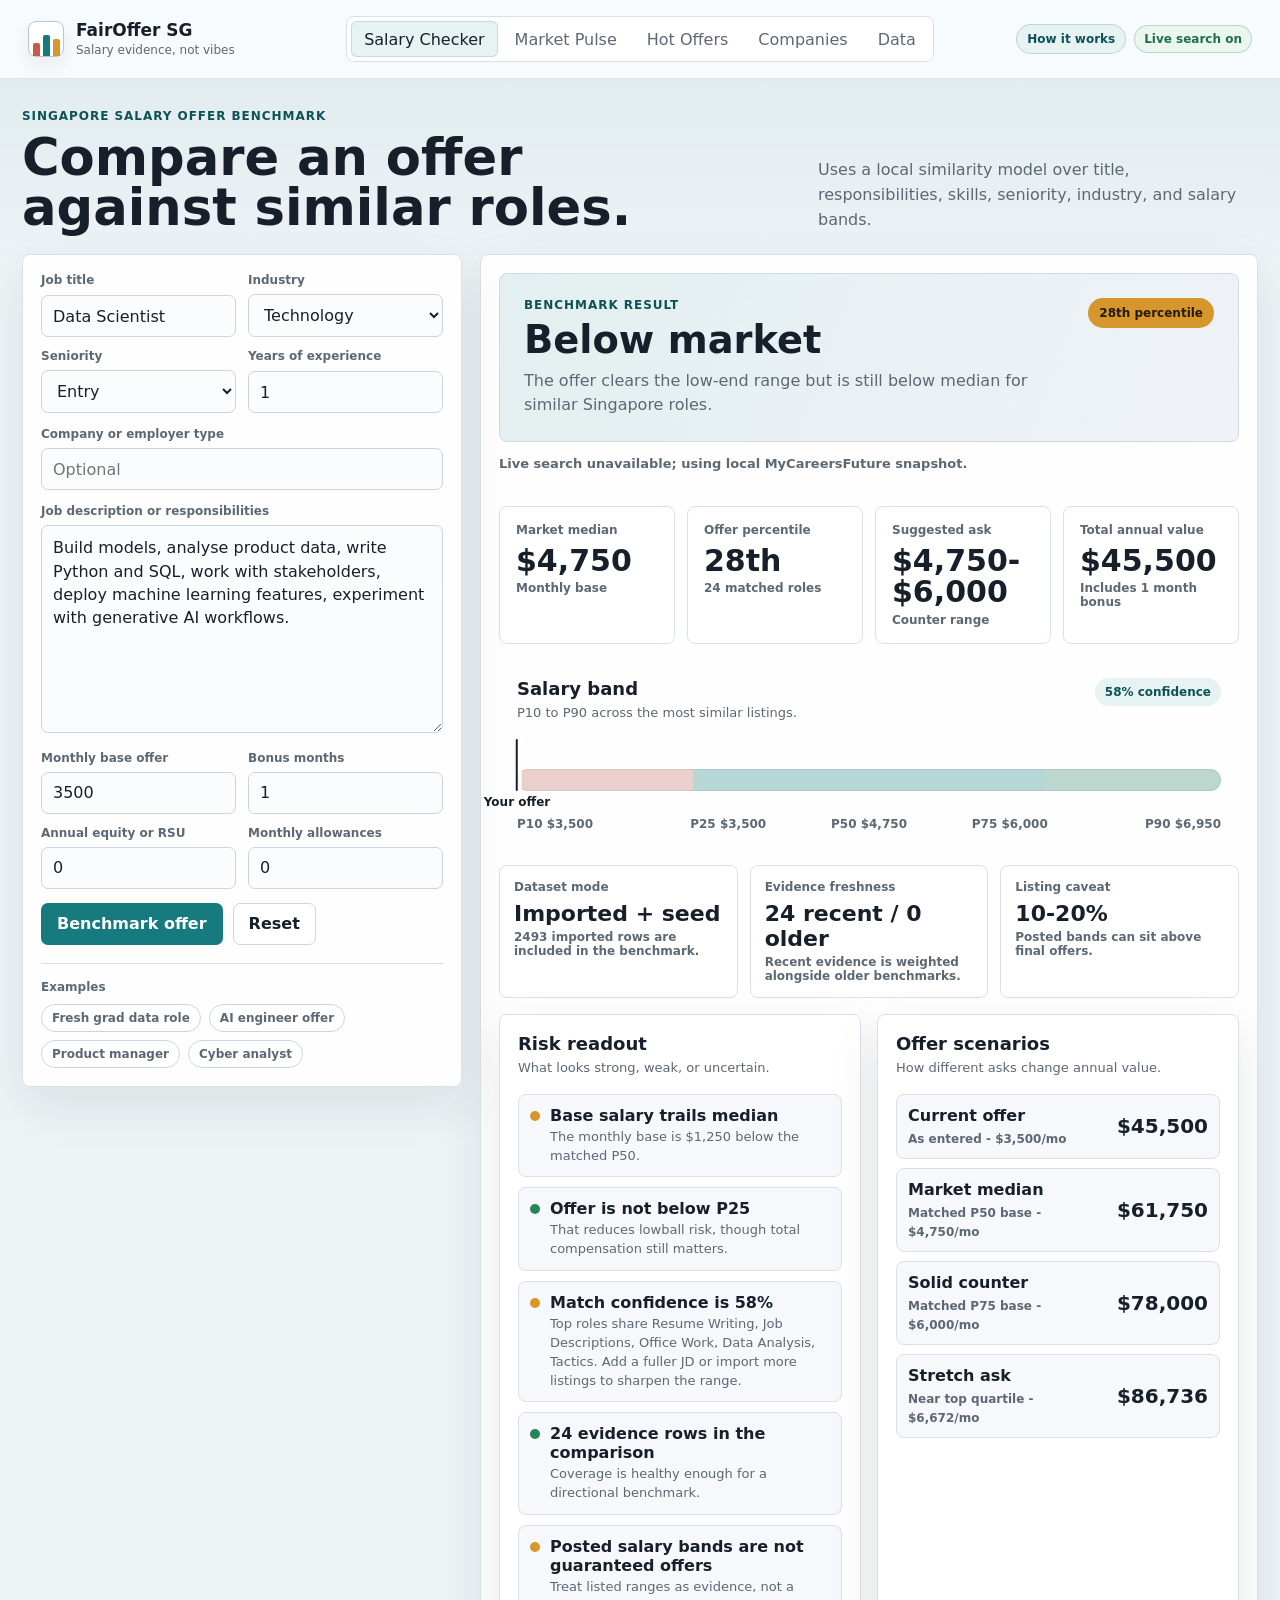
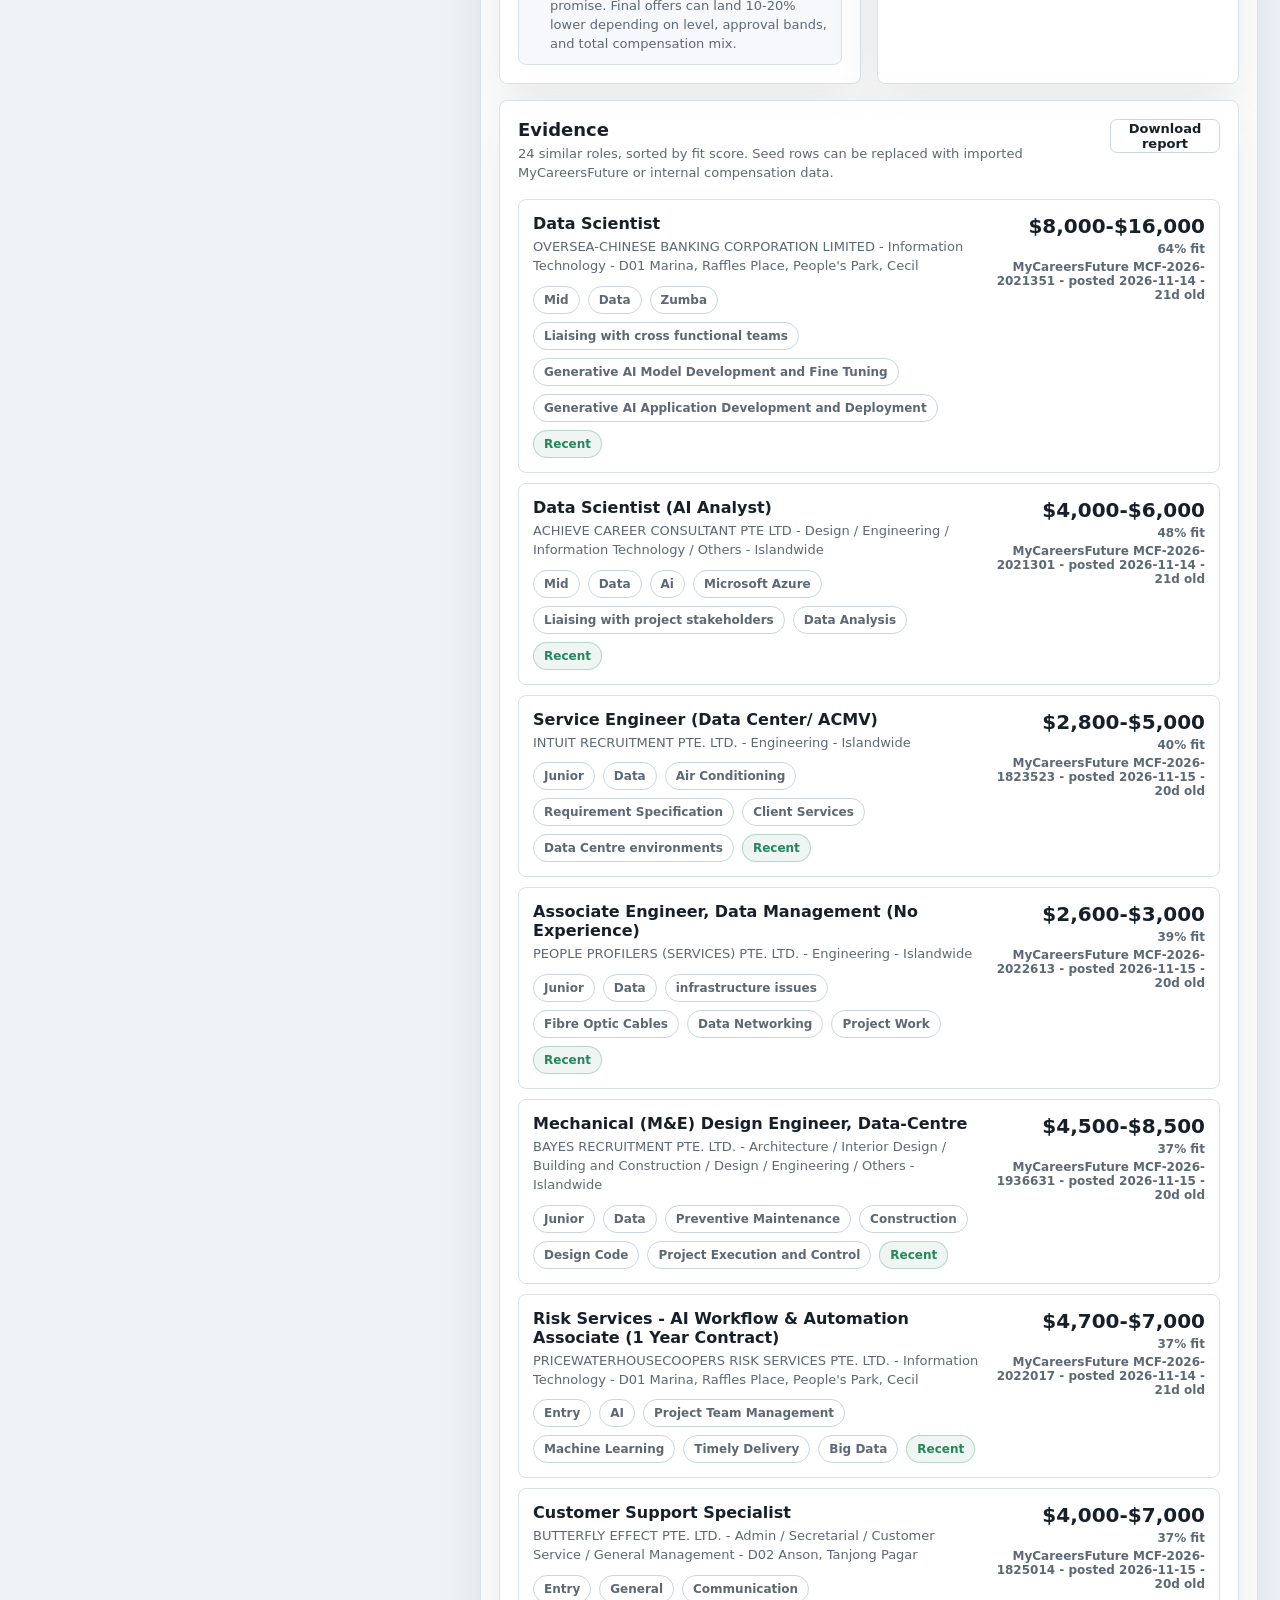
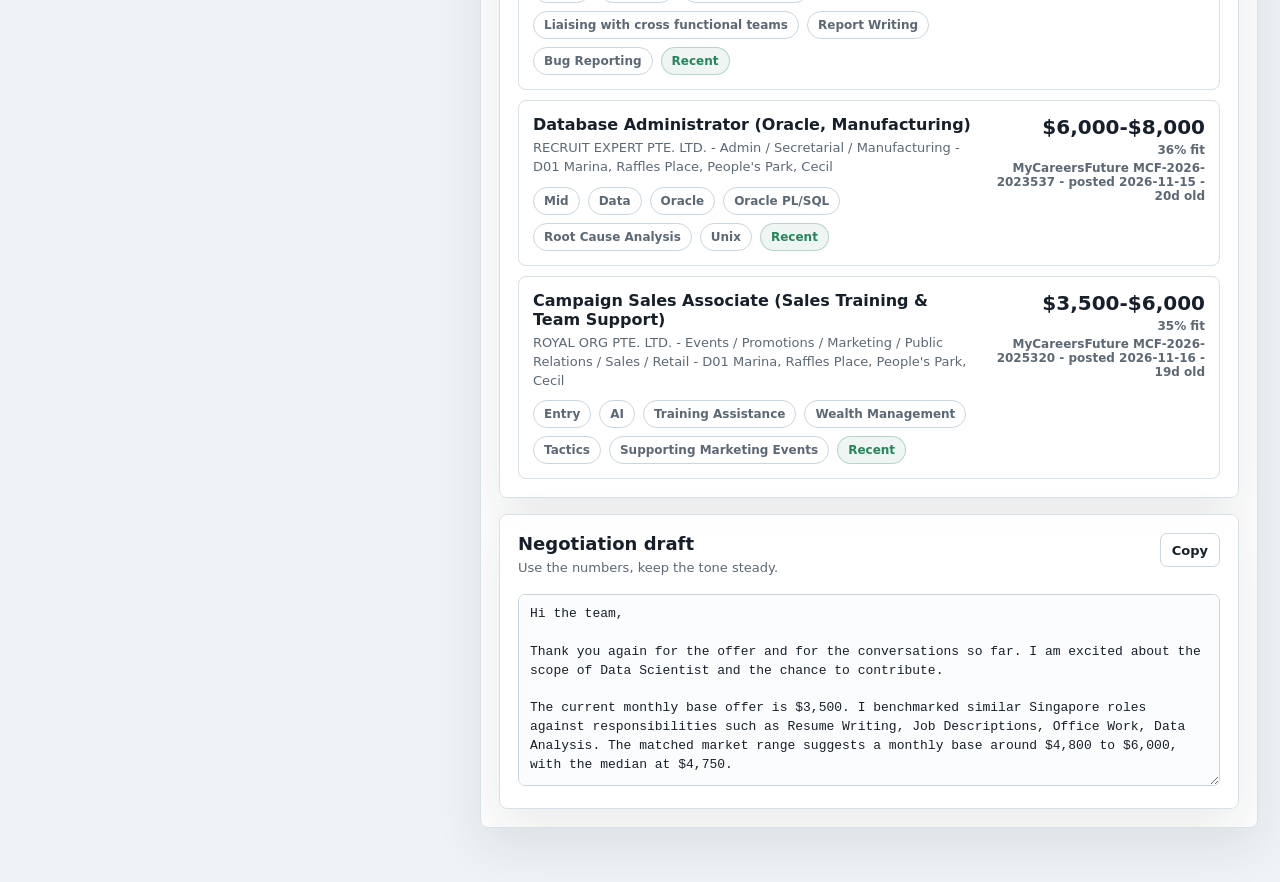
<file: index.html>
<!doctype html>
<html lang="en">
  <head>
    <meta charset="utf-8" />
    <meta name="viewport" content="width=device-width, initial-scale=1" />
    <title>FairOffer SG</title>
    <link rel="stylesheet" href="./styles.css?v=20260703h" />
    <script>
      window.FAIROFFER_API_ENDPOINT = "https://fairoffer-mcf-api.mentalboy2000.workers.dev/";
    </script>
  </head>
  <body>
    <div class="app">
      <header class="topbar">
        <a class="brand" href="#checker" data-tab-link="checker" aria-label="FairOffer SG salary checker">
          <span class="brand-mark" aria-hidden="true">
            <span></span><span></span><span></span>
          </span>
          <span>
            <strong>FairOffer SG</strong>
            <small>Salary evidence, not vibes</small>
          </span>
        </a>
        <nav class="tabs" aria-label="Primary">
          <button class="tab is-active" data-tab="checker" type="button">Salary Checker</button>
          <button class="tab" data-tab="pulse" type="button">Market Pulse</button>
          <button class="tab" data-tab="hot" type="button">Hot Offers</button>
          <button class="tab" data-tab="companies" type="button">Companies</button>
          <button class="tab" data-tab="data" type="button">Data</button>
        </nav>
        <div class="topbar-meta">
          <a class="topbar-link" href="./how-it-works.html">How it works</a>
          <span class="topbar-status live">Live search on</span>
          <span id="datasetCount" hidden>0 fallback rows</span>
        </div>
      </header>

      <main>
        <section class="view is-active" id="checker" aria-labelledby="checkerTitle">
          <div class="section-heading">
            <div>
              <p class="eyebrow">Singapore salary offer benchmark</p>
              <h1 id="checkerTitle">Compare an offer against similar roles.</h1>
            </div>
            <p class="section-note">
              Uses a local similarity model over title, responsibilities, skills, seniority, industry, and salary bands.
            </p>
          </div>

          <div class="workbench">
            <aside class="input-panel" aria-label="Offer inputs">
              <form id="salaryForm">
                <div class="field-grid">
                  <label>
                    <span>Job title</span>
                    <input id="jobTitle" name="jobTitle" value="Data Scientist" autocomplete="off" />
                  </label>
                  <label>
                    <span>Industry</span>
                    <select id="industry" name="industry"></select>
                  </label>
                  <label>
                    <span>Seniority</span>
                    <select id="seniority" name="seniority"></select>
                  </label>
                  <label>
                    <span>Years of experience</span>
                    <input id="years" name="years" type="number" min="0" max="40" step="0.5" value="1" />
                  </label>
                </div>

                <label>
                  <span>Company or employer type</span>
                  <input id="company" name="company" placeholder="Optional" autocomplete="off" />
                </label>

                <label>
                  <span>Job description or responsibilities</span>
                  <textarea id="description" name="description" rows="8">Build models, analyse product data, write Python and SQL, work with stakeholders, deploy machine learning features, experiment with generative AI workflows.</textarea>
                </label>

                <div class="field-grid money-grid">
                  <label>
                    <span>Monthly base offer</span>
                    <input id="offer" name="offer" type="number" min="0" step="100" value="3500" />
                  </label>
                  <label>
                    <span>Bonus months</span>
                    <input id="bonus" name="bonus" type="number" min="0" max="12" step="0.1" value="1" />
                  </label>
                  <label>
                    <span>Annual equity or RSU</span>
                    <input id="equity" name="equity" type="number" min="0" step="500" value="0" />
                  </label>
                  <label>
                    <span>Monthly allowances</span>
                    <input id="allowance" name="allowance" type="number" min="0" step="50" value="0" />
                  </label>
                </div>

                <div class="actions">
                  <button class="primary-action" type="submit">Benchmark offer</button>
                  <button class="ghost-action" id="resetForm" type="button">Reset</button>
                </div>
              </form>

              <div class="quick-start" aria-label="Example scenarios">
                <p>Examples</p>
                <div id="exampleChips" class="chip-row"></div>
              </div>
            </aside>

            <section class="results-panel" aria-live="polite">
              <div id="resultEmpty" class="empty-state">
                <div class="empty-visual" aria-hidden="true">
                  <span></span><span></span><span></span><span></span>
                </div>
                <h2>Ready when the offer lands.</h2>
                <p>Enter the role, paste the job description, add salary details, and the benchmark will show market range, percentile, risk, evidence, and a counter-offer range.</p>
              </div>

              <div id="resultContent" class="result-content" hidden>
                <div class="result-hero">
                  <div>
                    <p class="eyebrow">Benchmark result</p>
                    <h2 id="verdictTitle">Market range found</h2>
                    <p id="verdictSubtitle"></p>
                  </div>
                  <div class="verdict-pill" id="verdictPill">Analysing</div>
                </div>
                <p class="status-line live-status" id="liveStatus"></p>

                <div class="metric-grid">
                  <article class="metric-card">
                    <span>Market median</span>
                    <strong id="medianMetric">$0</strong>
                    <small id="medianNote">Monthly base</small>
                  </article>
                  <article class="metric-card">
                    <span>Offer percentile</span>
                    <strong id="percentileMetric">-</strong>
                    <small id="percentileNote">Among matched salary points</small>
                  </article>
                  <article class="metric-card">
                    <span>Suggested ask</span>
                    <strong id="askMetric">$0</strong>
                    <small id="askNote">Counter range</small>
                  </article>
                  <article class="metric-card">
                    <span>Total annual value</span>
                    <strong id="annualMetric">$0</strong>
                    <small id="annualNote">Base, bonus, equity, allowances</small>
                  </article>
                </div>

                <article class="band-panel">
                  <div class="panel-title">
                    <div>
                      <h3>Salary band</h3>
                      <p>P10 to P90 across the most similar listings.</p>
                    </div>
                    <span id="confidenceBadge">0% confidence</span>
                  </div>
                  <div class="salary-band" id="salaryBand">
                    <div class="band-fill">
                      <span class="band-zone low"></span>
                      <span class="band-zone mid"></span>
                      <span class="band-zone high"></span>
                    </div>
                    <div class="band-marker" id="offerMarker">
                      <span></span>
                      <strong>Your offer</strong>
                    </div>
                  </div>
                  <div class="band-labels">
                    <span id="p10Label">P10</span>
                    <span id="p25Label">P25</span>
                    <span id="p50Label">P50</span>
                    <span id="p75Label">P75</span>
                    <span id="p90Label">P90</span>
                  </div>
                </article>

                <div class="insight-strip" aria-label="Benchmark quality">
                  <article class="insight-card">
                    <span>Dataset mode</span>
                    <strong id="dataModeMetric">Seed data</strong>
                    <small id="dataModeNote">Import CSV rows for live precision.</small>
                  </article>
                  <article class="insight-card">
                    <span>Evidence freshness</span>
                    <strong id="freshnessMetric">0 recent</strong>
                    <small id="freshnessNote">Recent and older salary bands are separated.</small>
                  </article>
                  <article class="insight-card">
                    <span>Listing caveat</span>
                    <strong>10-20%</strong>
                    <small>Posted bands can sit above final offers.</small>
                  </article>
                </div>

                <div class="two-column">
                  <article class="analysis-card">
                    <div class="panel-title">
                      <div>
                        <h3>Risk readout</h3>
                        <p>What looks strong, weak, or uncertain.</p>
                      </div>
                    </div>
                    <div id="riskList" class="risk-list"></div>
                  </article>
                  <article class="analysis-card">
                    <div class="panel-title">
                      <div>
                        <h3>Offer scenarios</h3>
                        <p>How different asks change annual value.</p>
                      </div>
                    </div>
                    <div id="scenarioTable" class="scenario-table"></div>
                  </article>
                </div>

                <article class="analysis-card">
                  <div class="panel-title">
                    <div>
                      <h3>Evidence</h3>
                      <p id="evidenceSummary">Top matching roles and salary bands.</p>
                    </div>
                    <button class="ghost-action compact" id="downloadReport" type="button">Download report</button>
                  </div>
                  <div id="matchList" class="match-list"></div>
                </article>

                <article class="analysis-card">
                  <div class="panel-title">
                    <div>
                      <h3>Negotiation draft</h3>
                      <p>Use the numbers, keep the tone steady.</p>
                    </div>
                    <button class="ghost-action compact" id="copyDraft" type="button">Copy</button>
                  </div>
                  <textarea id="negotiationDraft" class="draft-box" rows="9"></textarea>
                </article>
              </div>
            </section>
          </div>
        </section>

        <section class="view" id="pulse" aria-labelledby="pulseTitle">
          <div class="section-heading">
            <div>
              <p class="eyebrow">Market pulse</p>
              <h1 id="pulseTitle">Where salary bands are moving.</h1>
            </div>
            <div class="segmented" role="group" aria-label="Time window">
              <button class="is-active" data-window="90" type="button">90d</button>
              <button data-window="180" type="button">180d</button>
              <button data-window="365" type="button">365d</button>
            </div>
          </div>

          <div class="dashboard-grid">
            <article class="dashboard-panel wide">
              <div class="panel-title">
                <div>
                  <h3>Median monthly salary by industry</h3>
                  <p>Based on the active dataset loaded in this browser.</p>
                </div>
              </div>
              <div id="industryChart" class="bar-chart"></div>
            </article>
            <article class="dashboard-panel">
              <div class="panel-title">
                <div>
                  <h3>Seniority ladder</h3>
                  <p>P50 midpoint by level.</p>
                </div>
              </div>
              <div id="seniorityChart" class="ladder-chart"></div>
            </article>
            <article class="dashboard-panel">
              <div class="panel-title">
                <div>
                  <h3>Role demand</h3>
                  <p>Most represented titles.</p>
                </div>
              </div>
              <div id="roleChart" class="role-cloud"></div>
            </article>
          </div>
        </section>

        <section class="view" id="hot" aria-labelledby="hotTitle">
          <div class="section-heading">
            <div>
              <p class="eyebrow">Above-market watchlist</p>
              <h1 id="hotTitle">Find the roles paying above their peers.</h1>
            </div>
            <div class="hot-controls" aria-label="Hot offer filters">
              <label>
                <span>Industry</span>
                <select id="hotIndustryFilter"></select>
              </label>
              <label>
                <span>Seniority</span>
                <select id="hotSeniorityFilter"></select>
              </label>
            </div>
          </div>
          <div id="hotOfferList" class="hot-list"></div>
        </section>

        <section class="view" id="companies" aria-labelledby="companiesTitle">
          <div class="section-heading">
            <div>
              <p class="eyebrow">Employer view</p>
              <h1 id="companiesTitle">Browse hiring patterns by company.</h1>
            </div>
            <label class="search-box">
              <span>Search companies</span>
              <input id="companySearch" placeholder="Type a company name" autocomplete="off" />
            </label>
          </div>
          <div id="companyGrid" class="company-grid"></div>
        </section>

        <section class="view" id="data" aria-labelledby="dataTitle">
          <div class="section-heading">
            <div>
              <p class="eyebrow">Bring your own salary data</p>
              <h1 id="dataTitle">Upgrade the benchmark with real listings.</h1>
            </div>
            <button class="ghost-action" id="downloadDataset" type="button">Download active CSV</button>
          </div>

          <div class="data-layout">
            <article class="analysis-card">
              <div class="panel-title">
                <div>
                  <h3>Import CSV</h3>
                  <p>Required columns: title, company, industry, seniority, min, max. Optional: skills, description, location, source, posted.</p>
                </div>
              </div>
              <textarea id="csvInput" class="draft-box" rows="12" spellcheck="false" placeholder="title,company,industry,seniority,min,max,skills,description"></textarea>
              <div class="actions wrap">
                <button class="primary-action" id="appendCsv" type="button">Append rows</button>
                <button class="ghost-action" id="replaceCsv" type="button">Replace seed data</button>
                <label class="file-control">
                  <input id="csvFile" type="file" accept=".csv,text/csv" />
                  Upload CSV
                </label>
              </div>
              <p id="importStatus" class="status-line"></p>
            </article>

            <article class="analysis-card">
              <div class="panel-title">
                <div>
                  <h3>Dataset health</h3>
                  <p>Coverage checks before you trust the result.</p>
                </div>
              </div>
              <div id="dataHealth" class="data-health"></div>
            </article>
          </div>
        </section>
      </main>
    </div>

    <template id="matchTemplate">
      <article class="match-card">
        <div>
          <h4></h4>
          <p></p>
          <div class="tag-row"></div>
        </div>
        <div class="match-pay">
          <strong></strong>
          <span></span>
          <small></small>
        </div>
      </article>
    </template>

    <script src="./app.js?v=20260703e"></script>
  </body>
</html>
</file>
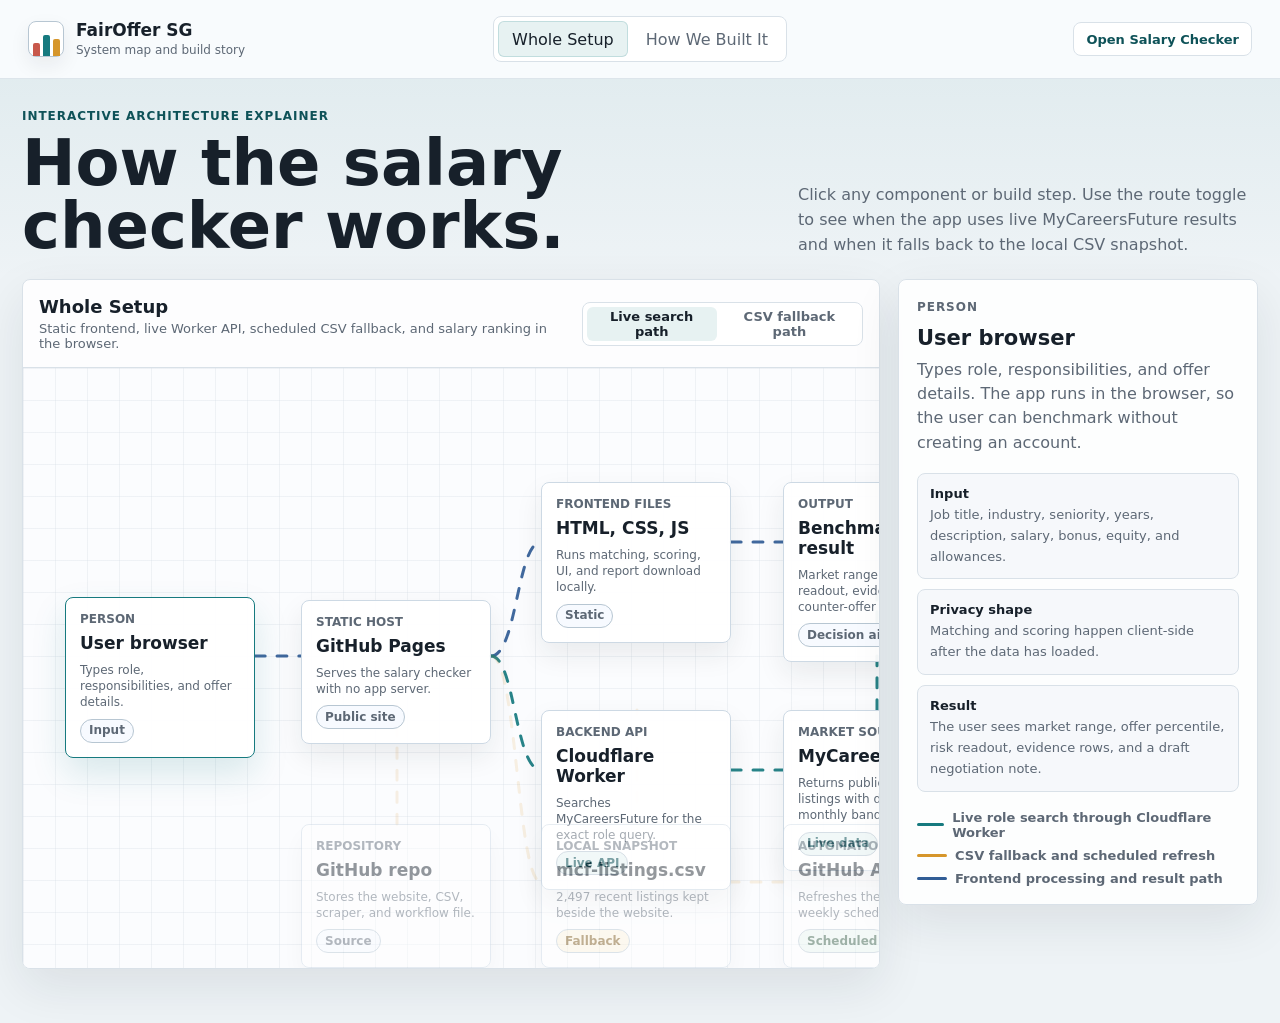
<file: how-it-works.html>
<!doctype html>
<html lang="en">
  <head>
    <meta charset="utf-8" />
    <meta name="viewport" content="width=device-width, initial-scale=1" />
    <title>FairOffer SG - How It Works</title>
    <style>
      :root {
        --ink: #17202a;
        --muted: #5d6875;
        --line: #d9e1e8;
        --surface: #ffffff;
        --surface-soft: #f6f8fb;
        --field: #fbfcfe;
        --teal: #167a7f;
        --teal-dark: #0e5258;
        --blue: #315d96;
        --gold: #d6962b;
        --red: #c8584b;
        --green: #25855b;
        --violet: #7157a5;
        --shadow: 0 18px 50px rgba(23, 32, 42, 0.09);
        font-family: Inter, ui-sans-serif, system-ui, -apple-system, BlinkMacSystemFont, "Segoe UI", sans-serif;
      }

      * {
        box-sizing: border-box;
      }

      html {
        scroll-behavior: smooth;
      }

      body {
        margin: 0;
        color: var(--ink);
        background:
          linear-gradient(180deg, rgba(22, 122, 127, 0.08), rgba(22, 122, 127, 0) 280px),
          #eef3f6;
      }

      button,
      a {
        font: inherit;
      }

      button {
        cursor: pointer;
      }

      .topbar {
        position: sticky;
        top: 0;
        z-index: 30;
        display: grid;
        grid-template-columns: minmax(220px, 1fr) auto minmax(220px, 1fr);
        align-items: center;
        gap: 18px;
        padding: 16px 28px;
        border-bottom: 1px solid rgba(217, 225, 232, 0.85);
        background: rgba(250, 252, 254, 0.93);
        backdrop-filter: blur(18px);
      }

      .brand,
      .home-link {
        color: inherit;
        text-decoration: none;
      }

      .brand {
        display: inline-flex;
        align-items: center;
        gap: 12px;
        min-width: 0;
      }

      .brand strong,
      .brand small {
        display: block;
      }

      .brand strong {
        font-size: 17px;
        line-height: 1.15;
      }

      .brand small {
        margin-top: 2px;
        color: var(--muted);
        font-size: 12px;
      }

      .brand-mark {
        display: grid;
        grid-template-columns: repeat(3, 7px);
        align-items: end;
        justify-content: center;
        gap: 3px;
        width: 36px;
        height: 36px;
        border: 1px solid #b7c6d2;
        border-radius: 8px;
        background: #ffffff;
        box-shadow: 0 8px 20px rgba(23, 32, 42, 0.07);
      }

      .brand-mark span {
        display: block;
        width: 7px;
        border-radius: 2px 2px 0 0;
      }

      .brand-mark span:nth-child(1) {
        height: 13px;
        background: var(--red);
      }

      .brand-mark span:nth-child(2) {
        height: 21px;
        background: var(--teal);
      }

      .brand-mark span:nth-child(3) {
        height: 17px;
        background: var(--gold);
      }

      .view-tabs {
        display: flex;
        align-items: center;
        justify-content: center;
        gap: 4px;
        padding: 4px;
        border: 1px solid var(--line);
        border-radius: 8px;
        background: var(--surface);
      }

      .tab {
        min-height: 36px;
        border: 0;
        border-radius: 6px;
        padding: 0 14px;
        color: var(--muted);
        background: transparent;
        white-space: nowrap;
      }

      .tab.is-active {
        color: var(--ink);
        background: #e7f2f2;
        box-shadow: inset 0 0 0 1px rgba(22, 122, 127, 0.18);
      }

      .home-link {
        justify-self: end;
        display: inline-flex;
        align-items: center;
        min-height: 34px;
        border: 1px solid var(--line);
        border-radius: 8px;
        padding: 0 12px;
        color: var(--teal-dark);
        background: var(--surface);
        font-size: 13px;
        font-weight: 800;
      }

      main {
        width: min(1440px, calc(100% - 44px));
        margin: 0 auto;
        padding: 30px 0 54px;
      }

      .intro {
        display: flex;
        align-items: end;
        justify-content: space-between;
        gap: 24px;
        margin-bottom: 22px;
      }

      .eyebrow {
        margin: 0 0 9px;
        color: var(--teal-dark);
        font-size: 12px;
        font-weight: 850;
        letter-spacing: 0.08em;
        text-transform: uppercase;
      }

      h1,
      h2,
      h3,
      p {
        margin-top: 0;
      }

      h1 {
        max-width: 760px;
        margin-bottom: 0;
        font-size: clamp(34px, 5vw, 64px);
        line-height: 0.98;
        letter-spacing: 0;
      }

      .intro-note {
        max-width: 460px;
        margin-bottom: 0;
        color: var(--muted);
        line-height: 1.55;
      }

      .view {
        display: none;
      }

      .view.is-active {
        display: block;
      }

      .workspace {
        display: grid;
        grid-template-columns: minmax(0, 1fr) 360px;
        gap: 18px;
        align-items: start;
      }

      .diagram-shell,
      .detail-panel,
      .timeline-panel,
      .build-detail {
        border: 1px solid var(--line);
        border-radius: 8px;
        background: rgba(255, 255, 255, 0.88);
        box-shadow: var(--shadow);
      }

      .diagram-shell {
        min-width: 0;
        overflow: hidden;
      }

      .tool-row {
        display: flex;
        align-items: center;
        justify-content: space-between;
        gap: 12px;
        padding: 16px;
        border-bottom: 1px solid var(--line);
      }

      .tool-row h2 {
        margin: 0;
        font-size: 18px;
      }

      .tool-row p {
        margin: 4px 0 0;
        color: var(--muted);
        font-size: 13px;
      }

      .segmented {
        display: flex;
        gap: 4px;
        padding: 4px;
        border: 1px solid var(--line);
        border-radius: 8px;
        background: var(--surface);
      }

      .segmented button,
      .small-action {
        min-height: 34px;
        border: 0;
        border-radius: 6px;
        padding: 0 12px;
        color: var(--muted);
        background: transparent;
        font-size: 13px;
        font-weight: 800;
      }

      .segmented button.is-active {
        color: var(--ink);
        background: #e7f2f2;
      }

      .small-action {
        border: 1px solid var(--line);
        background: var(--surface);
      }

      .small-action.is-on {
        color: #ffffff;
        border-color: var(--teal);
        background: var(--teal);
      }

      .stage {
        position: relative;
        min-height: 600px;
        padding: 18px;
        overflow: auto;
        background:
          linear-gradient(rgba(217, 225, 232, 0.38) 1px, transparent 1px),
          linear-gradient(90deg, rgba(217, 225, 232, 0.38) 1px, transparent 1px),
          #fbfcfe;
        background-size: 32px 32px;
      }

      .map-canvas {
        position: relative;
        width: 1060px;
        height: 560px;
      }

      .wires {
        position: absolute;
        inset: 0;
        width: 100%;
        height: 100%;
        pointer-events: none;
      }

      .wire {
        fill: none;
        stroke: #a8b7c4;
        stroke-width: 3;
        stroke-linecap: round;
        stroke-dasharray: 10 12;
        opacity: 0.55;
        animation: flow 1.8s linear infinite;
      }

      .wire.live {
        stroke: var(--teal);
      }

      .wire.fallback {
        stroke: var(--gold);
      }

      .wire.output {
        stroke: var(--blue);
      }

      body[data-route="live"] .wire.fallback,
      body[data-route="fallback"] .wire.live {
        opacity: 0.13;
        animation-play-state: paused;
      }

      body[data-route="live"] .wire.live,
      body[data-route="fallback"] .wire.fallback,
      .wire.output {
        opacity: 0.92;
      }

      @keyframes flow {
        from {
          stroke-dashoffset: 22;
        }
        to {
          stroke-dashoffset: 0;
        }
      }

      .node {
        position: absolute;
        display: grid;
        gap: 8px;
        width: 190px;
        min-height: 114px;
        border: 1px solid #cdd9e4;
        border-radius: 8px;
        padding: 14px;
        color: var(--ink);
        text-align: left;
        background: rgba(255, 255, 255, 0.96);
        box-shadow: 0 12px 28px rgba(23, 32, 42, 0.08);
        transition:
          transform 180ms ease,
          border-color 180ms ease,
          box-shadow 180ms ease,
          opacity 180ms ease;
      }

      .node:hover,
      .node:focus-visible,
      .node.is-active {
        transform: translateY(-3px);
        border-color: var(--teal);
        box-shadow: 0 16px 34px rgba(22, 122, 127, 0.15);
        outline: none;
      }

      .node.is-muted {
        opacity: 0.46;
      }

      .node small {
        color: var(--muted);
        font-size: 12px;
        font-weight: 800;
        text-transform: uppercase;
      }

      .node strong {
        font-size: 17px;
        line-height: 1.15;
      }

      .node span {
        color: var(--muted);
        font-size: 12px;
        line-height: 1.35;
      }

      .node.browser {
        left: 24px;
        top: 214px;
      }

      .node.pages {
        left: 260px;
        top: 214px;
      }

      .node.files {
        left: 500px;
        top: 96px;
      }

      .node.worker {
        left: 500px;
        top: 324px;
      }

      .node.csv {
        left: 500px;
        top: 438px;
      }

      .node.mcf {
        left: 742px;
        top: 324px;
      }

      .node.actions {
        left: 742px;
        top: 438px;
      }

      .node.result {
        left: 742px;
        top: 96px;
      }

      .node.github {
        left: 260px;
        top: 438px;
      }

      .status-chip {
        display: inline-flex;
        width: fit-content;
        min-height: 24px;
        align-items: center;
        border: 1px solid #b7c6d2;
        border-radius: 999px;
        padding: 0 8px;
        color: var(--blue);
        background: #f7faff;
        font-size: 11px;
        font-weight: 850;
      }

      .status-chip.live {
        color: var(--teal-dark);
        background: #e7f2f2;
      }

      .status-chip.fallback {
        color: #7b5514;
        background: #fff5df;
      }

      .status-chip.automation {
        color: #315b42;
        background: #eaf6ef;
      }

      .detail-panel {
        position: sticky;
        top: 92px;
        padding: 18px;
      }

      .detail-panel h2,
      .build-detail h2 {
        margin-bottom: 8px;
        font-size: 21px;
      }

      .detail-panel p,
      .build-detail p {
        color: var(--muted);
        line-height: 1.52;
      }

      .detail-list {
        display: grid;
        gap: 10px;
        margin-top: 18px;
      }

      .detail-item {
        border: 1px solid var(--line);
        border-radius: 8px;
        padding: 12px;
        background: var(--surface-soft);
      }

      .detail-item strong {
        display: block;
        margin-bottom: 3px;
        font-size: 13px;
      }

      .detail-item span {
        color: var(--muted);
        font-size: 13px;
        line-height: 1.45;
      }

      .legend {
        display: grid;
        gap: 8px;
        margin-top: 18px;
      }

      .legend-row {
        display: flex;
        align-items: center;
        gap: 8px;
        color: var(--muted);
        font-size: 13px;
        font-weight: 750;
      }

      .legend-line {
        width: 30px;
        height: 3px;
        border-radius: 999px;
        background: var(--teal);
      }

      .legend-line.fallback {
        background: var(--gold);
      }

      .legend-line.output {
        background: var(--blue);
      }

      .build-layout {
        display: grid;
        grid-template-columns: minmax(0, 1fr) 360px;
        gap: 18px;
        align-items: start;
      }

      .timeline-panel {
        overflow: hidden;
      }

      .timeline-tools {
        display: flex;
        align-items: center;
        justify-content: space-between;
        gap: 12px;
        padding: 16px;
        border-bottom: 1px solid var(--line);
      }

      .timeline-tools h2 {
        margin: 0;
        font-size: 18px;
      }

      .timeline {
        position: relative;
        display: grid;
        grid-template-columns: repeat(4, minmax(0, 1fr));
        gap: 14px;
        padding: 22px;
        background: var(--field);
      }

      .timeline::before {
        content: "";
        position: absolute;
        left: 52px;
        right: 52px;
        top: 110px;
        height: 3px;
        border-radius: 999px;
        background: #c8d6e0;
      }

      .timeline-progress {
        position: absolute;
        left: 52px;
        top: 110px;
        width: var(--progress-width, 0%);
        height: 3px;
        border-radius: 999px;
        background: var(--teal);
        transition: width 260ms ease;
      }

      .step {
        position: relative;
        min-height: 188px;
        border: 1px solid var(--line);
        border-radius: 8px;
        padding: 16px;
        text-align: left;
        background: rgba(255, 255, 255, 0.96);
        box-shadow: 0 10px 24px rgba(23, 32, 42, 0.06);
        transition:
          transform 180ms ease,
          border-color 180ms ease,
          box-shadow 180ms ease;
      }

      .step:hover,
      .step:focus-visible,
      .step.is-active {
        transform: translateY(-3px);
        border-color: var(--teal);
        box-shadow: 0 16px 34px rgba(22, 122, 127, 0.15);
        outline: none;
      }

      .step-number {
        display: inline-grid;
        place-items: center;
        width: 34px;
        height: 34px;
        border-radius: 999px;
        color: #ffffff;
        background: var(--teal);
        font-size: 13px;
        font-weight: 900;
      }

      .step strong {
        display: block;
        margin: 18px 0 8px;
        font-size: 17px;
        line-height: 1.2;
      }

      .step span {
        color: var(--muted);
        font-size: 13px;
        line-height: 1.42;
      }

      .step-files {
        display: flex;
        flex-wrap: wrap;
        gap: 6px;
        margin-top: 12px;
      }

      .file-pill {
        border: 1px solid #cbd8e2;
        border-radius: 999px;
        padding: 4px 8px;
        color: var(--blue);
        background: #f7faff;
        font-size: 11px;
        font-weight: 850;
      }

      .build-detail {
        position: sticky;
        top: 92px;
        padding: 18px;
      }

      .meter {
        display: grid;
        gap: 8px;
        margin-top: 18px;
      }

      .meter-track {
        overflow: hidden;
        height: 10px;
        border-radius: 999px;
        background: #dce6ee;
      }

      .meter-fill {
        width: var(--meter, 12.5%);
        height: 100%;
        border-radius: inherit;
        background: linear-gradient(90deg, var(--teal), var(--blue));
        transition: width 260ms ease;
      }

      .meter span {
        color: var(--muted);
        font-size: 13px;
        font-weight: 800;
      }

      .handoff {
        display: grid;
        grid-template-columns: repeat(3, minmax(0, 1fr));
        gap: 12px;
        margin-top: 18px;
      }

      .handoff article {
        border: 1px solid var(--line);
        border-radius: 8px;
        padding: 14px;
        background: var(--surface);
      }

      .handoff strong {
        display: block;
        margin-bottom: 6px;
      }

      .handoff p {
        margin: 0;
        color: var(--muted);
        font-size: 13px;
        line-height: 1.45;
      }

      @media (max-width: 1100px) {
        .topbar,
        .workspace,
        .build-layout {
          grid-template-columns: 1fr;
        }

        .view-tabs,
        .home-link {
          justify-self: start;
        }

        .detail-panel,
        .build-detail {
          position: static;
        }

        .intro {
          display: block;
        }

        .intro-note {
          margin-top: 14px;
        }

        .timeline {
          grid-template-columns: repeat(2, minmax(0, 1fr));
        }

        .timeline::before,
        .timeline-progress {
          display: none;
        }
      }

      @media (max-width: 720px) {
        main {
          width: min(100% - 24px, 1440px);
          padding-top: 22px;
        }

        .topbar {
          padding: 14px;
        }

        .view-tabs {
          overflow-x: auto;
          justify-content: flex-start;
          width: 100%;
        }

        .tool-row,
        .timeline-tools,
        .handoff {
          display: grid;
          grid-template-columns: 1fr;
        }

        .stage {
          min-height: 520px;
        }

        .timeline {
          grid-template-columns: 1fr;
        }
      }

      @media (prefers-reduced-motion: reduce) {
        *,
        *::before,
        *::after {
          animation-duration: 0.001ms !important;
          animation-iteration-count: 1 !important;
          scroll-behavior: auto !important;
          transition-duration: 0.001ms !important;
        }
      }
    </style>
  </head>
  <body data-route="live">
    <header class="topbar">
      <a class="brand" href="./index.html" aria-label="FairOffer SG salary checker">
        <span class="brand-mark" aria-hidden="true">
          <span></span><span></span><span></span>
        </span>
        <span>
          <strong>FairOffer SG</strong>
          <small>System map and build story</small>
        </span>
      </a>
      <nav class="view-tabs" aria-label="Diagram views">
        <button class="tab is-active" type="button" data-view="setup">Whole Setup</button>
        <button class="tab" type="button" data-view="build">How We Built It</button>
      </nav>
      <a class="home-link" href="./index.html">Open Salary Checker</a>
    </header>

    <main>
      <section class="intro" aria-labelledby="pageTitle">
        <div>
          <p class="eyebrow">Interactive architecture explainer</p>
          <h1 id="pageTitle">How the salary checker works.</h1>
        </div>
        <p class="intro-note">
          Click any component or build step. Use the route toggle to see when the app uses live MyCareersFuture results and when it falls back to the local CSV snapshot.
        </p>
      </section>

      <section class="view is-active" id="setupView" aria-label="Whole setup diagram">
        <div class="workspace">
          <section class="diagram-shell">
            <div class="tool-row">
              <div>
                <h2>Whole Setup</h2>
                <p>Static frontend, live Worker API, scheduled CSV fallback, and salary ranking in the browser.</p>
              </div>
              <div class="segmented" aria-label="Data route">
                <button class="is-active" type="button" data-route="live">Live search path</button>
                <button type="button" data-route="fallback">CSV fallback path</button>
              </div>
            </div>
            <div class="stage">
              <div class="map-canvas" aria-label="FairOffer SG system map">
                <svg class="wires" viewBox="0 0 1060 560" aria-hidden="true">
                  <path class="wire output" d="M214 270 C238 270 238 270 260 270" />
                  <path class="wire output" d="M450 270 C476 270 476 156 500 156" />
                  <path class="wire output" d="M690 156 C716 156 716 156 742 156" />
                  <path class="wire live" d="M450 270 C474 270 474 384 500 384" />
                  <path class="wire live" d="M690 384 C716 384 716 384 742 384" />
                  <path class="wire live" d="M836 324 C836 284 836 246 836 210" />
                  <path class="wire fallback" d="M450 270 C476 270 476 496 500 496" />
                  <path class="wire fallback" d="M596 438 C596 408 596 374 596 324" />
                  <path class="wire fallback" d="M356 438 C356 386 356 330 356 270" />
                  <path class="wire fallback" d="M742 496 C716 496 716 496 690 496" />
                </svg>

                <button class="node browser is-active" type="button" data-node="browser">
                  <small>Person</small>
                  <strong>User browser</strong>
                  <span>Types role, responsibilities, and offer details.</span>
                  <span class="status-chip">Input</span>
                </button>
                <button class="node pages" type="button" data-node="pages">
                  <small>Static host</small>
                  <strong>GitHub Pages</strong>
                  <span>Serves the salary checker with no app server.</span>
                  <span class="status-chip">Public site</span>
                </button>
                <button class="node files" type="button" data-node="files">
                  <small>Frontend files</small>
                  <strong>HTML, CSS, JS</strong>
                  <span>Runs matching, scoring, UI, and report download locally.</span>
                  <span class="status-chip">Static</span>
                </button>
                <button class="node worker" type="button" data-node="worker" data-route-node="live">
                  <small>Backend API</small>
                  <strong>Cloudflare Worker</strong>
                  <span>Searches MyCareersFuture for the exact role query.</span>
                  <span class="status-chip live">Live API</span>
                </button>
                <button class="node mcf" type="button" data-node="mcf" data-route-node="live">
                  <small>Market source</small>
                  <strong>MyCareersFuture</strong>
                  <span>Returns public salary listings with disclosed monthly bands.</span>
                  <span class="status-chip live">Live data</span>
                </button>
                <button class="node csv" type="button" data-node="csv" data-route-node="fallback">
                  <small>Local snapshot</small>
                  <strong>mcf-listings.csv</strong>
                  <span>2,497 recent listings kept beside the website.</span>
                  <span class="status-chip fallback">Fallback</span>
                </button>
                <button class="node actions" type="button" data-node="actions" data-route-node="fallback">
                  <small>Automation</small>
                  <strong>GitHub Actions</strong>
                  <span>Refreshes the CSV on a weekly schedule.</span>
                  <span class="status-chip automation">Scheduled</span>
                </button>
                <button class="node github" type="button" data-node="github" data-route-node="fallback">
                  <small>Repository</small>
                  <strong>GitHub repo</strong>
                  <span>Stores the website, CSV, scraper, and workflow file.</span>
                  <span class="status-chip">Source</span>
                </button>
                <button class="node result" type="button" data-node="result">
                  <small>Output</small>
                  <strong>Benchmark result</strong>
                  <span>Market range, risk readout, evidence, and counter-offer draft.</span>
                  <span class="status-chip">Decision aid</span>
                </button>
              </div>
            </div>
          </section>

          <aside class="detail-panel" aria-live="polite">
            <p class="eyebrow" id="nodeKicker">Person</p>
            <h2 id="nodeTitle">User browser</h2>
            <p id="nodeBody">Types role, responsibilities, and offer details. The app runs in the browser, so the user can benchmark without creating an account.</p>
            <div class="detail-list" id="nodeDetails"></div>
            <div class="legend" aria-label="Line legend">
              <div class="legend-row"><span class="legend-line"></span>Live role search through Cloudflare Worker</div>
              <div class="legend-row"><span class="legend-line fallback"></span>CSV fallback and scheduled refresh</div>
              <div class="legend-row"><span class="legend-line output"></span>Frontend processing and result path</div>
            </div>
          </aside>
        </div>
      </section>

      <section class="view" id="buildView" aria-label="Build process diagram">
        <div class="build-layout">
          <section class="timeline-panel">
            <div class="timeline-tools">
              <div>
                <h2>How We Built It</h2>
                <p class="intro-note">A clickable timeline of the product decisions, files, and deployment steps.</p>
              </div>
              <button class="small-action" type="button" id="playBuild">Play build</button>
            </div>
            <div class="timeline" id="timeline" style="--progress-width: 0%;">
              <div class="timeline-progress" aria-hidden="true"></div>
            </div>
          </section>

          <aside class="build-detail" aria-live="polite">
            <p class="eyebrow" id="stepKicker">Step 1</p>
            <h2 id="stepTitle">Article idea</h2>
            <p id="stepBody">Started from the idea of comparing salary offers against public evidence rather than gut feel.</p>
            <div class="detail-list" id="stepDetails"></div>
            <div class="meter">
              <div class="meter-track"><div class="meter-fill" id="meterFill"></div></div>
              <span id="meterLabel">1 of 8 steps</span>
            </div>
          </aside>
        </div>

        <div class="handoff" aria-label="What exists now">
          <article>
            <strong>Public frontend</strong>
            <p>GitHub Pages serves the salary checker and this explainer as static files.</p>
          </article>
          <article>
            <strong>Live backend</strong>
            <p>Cloudflare Worker searches MyCareersFuture by role and returns normalized salary rows.</p>
          </article>
          <article>
            <strong>Resilient fallback</strong>
            <p>The CSV and GitHub Actions workflow keep the app useful even if the live API is unavailable.</p>
          </article>
        </div>
      </section>
    </main>

    <script>
      const nodeCopy = {
        browser: {
          kicker: "Person",
          title: "User browser",
          body: "Types role, responsibilities, and offer details. The app runs in the browser, so the user can benchmark without creating an account.",
          details: [
            ["Input", "Job title, industry, seniority, years, description, salary, bonus, equity, and allowances."],
            ["Privacy shape", "Matching and scoring happen client-side after the data has loaded."],
            ["Result", "The user sees market range, offer percentile, risk readout, evidence rows, and a draft negotiation note."]
          ]
        },
        pages: {
          kicker: "Static host",
          title: "GitHub Pages",
          body: "Hosts the public salary checker from the repository root. It serves static assets only: no database, no private server, no build pipeline needed.",
          details: [
            ["Files", "index.html, styles.css, app.js, mcf-listings.csv, and this how-it-works.html page."],
            ["Public URL", "https://kr48vr.github.io/Salary-Checker-Codex/"],
            ["Deployment", "Every committed file replacement can become the live website after Pages refreshes."]
          ]
        },
        files: {
          kicker: "Frontend files",
          title: "HTML, CSS, JS",
          body: "The frontend controls the form, tabs, matching algorithm, scoring thresholds, visual result panels, and report download.",
          details: [
            ["index.html", "Defines the page structure and stores the Worker endpoint setting."],
            ["styles.css", "Keeps the interface polished, responsive, and readable across screen sizes."],
            ["app.js", "Loads CSV rows, calls the live API, merges results, ranks listings, and renders the benchmark."]
          ]
        },
        worker: {
          kicker: "Backend API",
          title: "Cloudflare Worker",
          body: "A tiny API that accepts a role query, calls MyCareersFuture, normalizes disclosed monthly salary rows, and sends them back to the static site.",
          details: [
            ["Endpoint", "https://fairoffer-mcf-api.mentalboy2000.workers.dev/?role=inspection%20engineer"],
            ["Cache", "Role searches are cached for 1 hour to reduce repeated calls."],
            ["Safety", "If the Worker fails, the frontend falls back to the local CSV snapshot."]
          ]
        },
        mcf: {
          kicker: "Market source",
          title: "MyCareersFuture",
          body: "Provides public job listings. The Worker keeps only rows with disclosed monthly salary ranges so the benchmark has usable salary evidence.",
          details: [
            ["Live query", "The role typed by the user becomes the search term."],
            ["Normalized rows", "Title, company, industry, seniority, min/max salary, skills, description, location, source, date, and URL."],
            ["Limit", "Only public listing data is used, and posted bands may differ from final negotiated offers."]
          ]
        },
        csv: {
          kicker: "Local snapshot",
          title: "mcf-listings.csv",
          body: "A bundled CSV snapshot gives the app a fallback dataset. It also makes the checker useful before the Worker is configured.",
          details: [
            ["Current size", "2,497 salary rows in the generated output."],
            ["Use case", "Fallback when live search is unavailable, blocked, or returns too few relevant rows."],
            ["Tradeoff", "Broader than the first 300-row sample, but still a snapshot rather than full live coverage."]
          ]
        },
        actions: {
          kicker: "Automation",
          title: "GitHub Actions",
          body: "Runs pull-mcf.mjs on a schedule to refresh mcf-listings.csv and commit changes when the data actually changes.",
          details: [
            ["Workflow", ".github/workflows/update-mcf-listings.yml"],
            ["Schedule", "Weekly refresh, plus manual workflow_dispatch."],
            ["Commit behavior", "No new commit is created if the CSV content does not change."]
          ]
        },
        github: {
          kicker: "Repository",
          title: "GitHub repo",
          body: "The repo stores the public site, the fallback CSV, the scraper, and the automation workflow. It is the source of truth for GitHub Pages.",
          details: [
            ["Root files", "index.html, styles.css, app.js, mcf-listings.csv, pull-mcf.mjs."],
            ["Workflow folder", ".github/workflows/update-mcf-listings.yml."],
            ["Worker code", "worker/worker.js is useful to store, while Cloudflare runs the deployed copy."]
          ]
        },
        result: {
          kicker: "Output",
          title: "Benchmark result",
          body: "The final result blends live role-specific rows with the fallback snapshot, ranks listings by fit, and explains salary position without pretending the evidence is perfect.",
          details: [
            ["Signals", "Title, responsibilities, skills, seniority, industry, freshness, and company text."],
            ["Readout", "P10 to P90 salary band, offer percentile, confidence, risk notes, scenarios, and evidence rows."],
            ["Guardrail", "If evidence is weak, the app says coverage is low instead of inventing certainty."]
          ]
        }
      };

      const buildSteps = [
        {
          title: "Article idea",
          body: "Started from the idea of comparing salary offers against public evidence rather than gut feel.",
          files: ["Concept"],
          details: [
            ["Goal", "Help someone spot whether an offer is low, fair, or strong."],
            ["Shape", "A self-contained public tool that can run without accounts."]
          ]
        },
        {
          title: "Static checker",
          body: "Built the first browser-only salary checker with form inputs, scoring, evidence rows, scenarios, and a negotiation draft.",
          files: ["index.html", "styles.css", "app.js"],
          details: [
            ["Frontend", "The user experience lives entirely in static files."],
            ["Scoring", "The app compares role text, skills, seniority, industry, salary, and freshness."]
          ]
        },
        {
          title: "GitHub Pages",
          body: "Uploaded the static files to the repo root and enabled GitHub Pages from main and /root.",
          files: ["Repo root", "Pages"],
          details: [
            ["Public site", "GitHub Pages serves the app at the repository URL."],
            ["Lesson", "index.html must be at the top of the publishing source."]
          ]
        },
        {
          title: "MCF CSV import",
          body: "Added a scraper that pulls public MyCareersFuture rows with disclosed monthly salary bands into a CSV file.",
          files: ["pull-mcf.mjs", "mcf-listings.csv"],
          details: [
            ["Data source", "Public MyCareersFuture listings."],
            ["Normalization", "Rows are shaped so the frontend can score them consistently."]
          ]
        },
        {
          title: "Automated refresh",
          body: "Added a GitHub Actions workflow so the CSV can update on a schedule and commit only when content changes.",
          files: ["update-mcf-listings.yml"],
          details: [
            ["Automation", "Runs the pull script on GitHub infrastructure."],
            ["Fallback", "Keeps the local snapshot fresher without manual download work."]
          ]
        },
        {
          title: "Search quality fix",
          body: "Tightened the matcher after inspection engineer queries surfaced broad software engineer results.",
          files: ["app.js"],
          details: [
            ["Fix", "Removed over-broad engineer matching and added stricter score thresholds."],
            ["Outcome", "Quality, inspection, QA, and QC roles rank better for inspection-like work."]
          ]
        },
        {
          title: "Live search backend",
          body: "Added a Cloudflare Worker so each role query can fetch live MyCareersFuture listings instead of depending only on a snapshot.",
          files: ["worker.js"],
          details: [
            ["API", "The Worker accepts role or q and returns normalized salary rows."],
            ["Resilience", "The frontend falls back to CSV if the Worker is unavailable."]
          ]
        },
        {
          title: "Connected public app",
          body: "Stored the Worker URL in index.html so the GitHub Pages app can call live search automatically.",
          files: ["index.html"],
          details: [
            ["Endpoint", "window.FAIROFFER_API_ENDPOINT points to the Cloudflare Worker."],
            ["Result", "The app shows when live MyCareersFuture rows are added."]
          ]
        }
      ];

      const tabs = Array.from(document.querySelectorAll("[data-view]"));
      const views = {
        setup: document.getElementById("setupView"),
        build: document.getElementById("buildView")
      };
      const routeButtons = Array.from(document.querySelectorAll("[data-route]"));
      const nodeButtons = Array.from(document.querySelectorAll("[data-node]"));
      const timeline = document.getElementById("timeline");
      const playBuild = document.getElementById("playBuild");
      let activeStep = 0;
      let playTimer = null;

      tabs.forEach((tab) => {
        tab.addEventListener("click", () => {
          tabs.forEach((item) => item.classList.toggle("is-active", item === tab));
          Object.entries(views).forEach(([key, view]) => view.classList.toggle("is-active", key === tab.dataset.view));
          window.requestAnimationFrame(() => window.scrollTo({ top: 0, behavior: "auto" }));
        });
      });

      routeButtons.forEach((button) => {
        button.addEventListener("click", () => setRoute(button.dataset.route));
      });

      nodeButtons.forEach((button) => {
        button.addEventListener("click", () => setNode(button.dataset.node));
      });

      function setRoute(route) {
        document.body.dataset.route = route;
        routeButtons.forEach((button) => button.classList.toggle("is-active", button.dataset.route === route));
        nodeButtons.forEach((button) => {
          const routeNode = button.dataset.routeNode;
          button.classList.toggle("is-muted", Boolean(routeNode) && routeNode !== route);
        });
      }

      function setNode(id) {
        const copy = nodeCopy[id];
        if (!copy) return;
        nodeButtons.forEach((button) => button.classList.toggle("is-active", button.dataset.node === id));
        document.getElementById("nodeKicker").textContent = copy.kicker;
        document.getElementById("nodeTitle").textContent = copy.title;
        document.getElementById("nodeBody").textContent = copy.body;
        document.getElementById("nodeDetails").innerHTML = copy.details.map(([title, body]) => (
          `<article class="detail-item"><strong>${escapeHtml(title)}</strong><span>${escapeHtml(body)}</span></article>`
        )).join("");
      }

      function renderTimeline() {
        timeline.innerHTML = '<div class="timeline-progress" aria-hidden="true"></div>';
        buildSteps.forEach((step, index) => {
          const button = document.createElement("button");
          button.className = "step";
          button.type = "button";
          button.dataset.step = String(index);
          button.innerHTML = `
            <span class="step-number">${index + 1}</span>
            <strong>${escapeHtml(step.title)}</strong>
            <span>${escapeHtml(step.body)}</span>
            <div class="step-files">${step.files.map((file) => `<span class="file-pill">${escapeHtml(file)}</span>`).join("")}</div>
          `;
          button.addEventListener("click", () => {
            stopBuildPlayback();
            setStep(index);
          });
          timeline.append(button);
        });
        setStep(0);
      }

      function setStep(index) {
        activeStep = index;
        const step = buildSteps[index];
        const progress = buildSteps.length <= 1 ? 100 : (index / (buildSteps.length - 1)) * 100;
        timeline.style.setProperty("--progress-width", progress + "%");
        Array.from(timeline.querySelectorAll(".step")).forEach((button) => {
          button.classList.toggle("is-active", Number(button.dataset.step) === index);
        });
        document.getElementById("stepKicker").textContent = "Step " + (index + 1);
        document.getElementById("stepTitle").textContent = step.title;
        document.getElementById("stepBody").textContent = step.body;
        document.getElementById("stepDetails").innerHTML = step.details.map(([title, body]) => (
          `<article class="detail-item"><strong>${escapeHtml(title)}</strong><span>${escapeHtml(body)}</span></article>`
        )).join("");
        document.getElementById("meterFill").style.setProperty("--meter", ((index + 1) / buildSteps.length) * 100 + "%");
        document.getElementById("meterLabel").textContent = (index + 1) + " of " + buildSteps.length + " steps";
      }

      playBuild.addEventListener("click", () => {
        if (playTimer) {
          stopBuildPlayback();
          return;
        }
        playBuild.classList.add("is-on");
        playBuild.textContent = "Pause";
        playTimer = window.setInterval(() => {
          const next = activeStep + 1 >= buildSteps.length ? 0 : activeStep + 1;
          setStep(next);
        }, 1700);
      });

      function stopBuildPlayback() {
        if (!playTimer) return;
        window.clearInterval(playTimer);
        playTimer = null;
        playBuild.classList.remove("is-on");
        playBuild.textContent = "Play build";
      }

      function escapeHtml(value) {
        return String(value)
          .replace(/&/g, "&amp;")
          .replace(/</g, "&lt;")
          .replace(/>/g, "&gt;")
          .replace(/"/g, "&quot;")
          .replace(/'/g, "&#39;");
      }

      setRoute("live");
      setNode("browser");
      renderTimeline();
    </script>
  </body>
</html>
</file>
<file: styles.css>
:root {
  --ink: #17202a;
  --muted: #5d6875;
  --line: #d9e1e8;
  --surface: #ffffff;
  --surface-soft: #f6f8fb;
  --field: #fbfcfe;
  --teal: #167a7f;
  --teal-dark: #0e5258;
  --blue: #315d96;
  --gold: #d6962b;
  --red: #c8584b;
  --green: #25855b;
  --violet: #7157a5;
  --shadow: 0 18px 50px rgba(23, 32, 42, 0.09);
  font-family: Inter, ui-sans-serif, system-ui, -apple-system, BlinkMacSystemFont, "Segoe UI", sans-serif;
}

* {
  box-sizing: border-box;
}

[hidden] {
  display: none !important;
}

html {
  scroll-behavior: smooth;
}

body {
  margin: 0;
  color: var(--ink);
  background:
    linear-gradient(180deg, rgba(22, 122, 127, 0.08), rgba(22, 122, 127, 0) 280px),
    #eef3f6;
}

button,
input,
textarea,
select {
  font: inherit;
}

button {
  cursor: pointer;
}

.app {
  min-height: 100vh;
}

.topbar {
  position: sticky;
  top: 0;
  z-index: 20;
  display: grid;
  grid-template-columns: minmax(210px, 1fr) auto minmax(210px, 1fr);
  align-items: center;
  gap: 18px;
  padding: 16px 28px;
  border-bottom: 1px solid rgba(217, 225, 232, 0.85);
  background: rgba(250, 252, 254, 0.92);
  backdrop-filter: blur(18px);
}

.brand {
  display: inline-flex;
  align-items: center;
  gap: 12px;
  color: inherit;
  text-decoration: none;
  min-width: 0;
}

.brand strong,
.brand small {
  display: block;
}

.brand strong {
  font-size: 17px;
  line-height: 1.15;
}

.brand small {
  margin-top: 2px;
  color: var(--muted);
  font-size: 12px;
}

.brand-mark {
  display: grid;
  grid-template-columns: repeat(3, 7px);
  align-items: end;
  justify-content: center;
  gap: 3px;
  width: 36px;
  height: 36px;
  border: 1px solid #b7c6d2;
  border-radius: 8px;
  background: #ffffff;
  box-shadow: 0 8px 20px rgba(23, 32, 42, 0.07);
}

.brand-mark span {
  display: block;
  width: 7px;
  border-radius: 2px 2px 0 0;
}

.brand-mark span:nth-child(1) {
  height: 13px;
  background: var(--red);
}

.brand-mark span:nth-child(2) {
  height: 21px;
  background: var(--teal);
}

.brand-mark span:nth-child(3) {
  height: 17px;
  background: var(--gold);
}

.tabs {
  display: flex;
  align-items: center;
  justify-content: center;
  gap: 4px;
  padding: 4px;
  border: 1px solid var(--line);
  border-radius: 8px;
  background: var(--surface);
}

.tab,
.segmented button {
  min-height: 36px;
  border: 0;
  border-radius: 6px;
  padding: 0 13px;
  color: var(--muted);
  background: transparent;
  white-space: nowrap;
}

.tab {
  display: inline-flex;
  align-items: center;
  justify-content: center;
  text-decoration: none;
}

.tab.is-active,
.segmented button.is-active {
  color: var(--ink);
  background: #e7f2f2;
  box-shadow: inset 0 0 0 1px rgba(22, 122, 127, 0.18);
}

.utility-tab {
  color: var(--teal-dark);
  font-weight: 750;
}

.utility-tab:hover,
.utility-tab:focus-visible {
  background: #f3f8f8;
  outline: none;
}

.topbar-meta {
  display: flex;
  justify-content: flex-end;
  align-items: center;
  gap: 8px;
  color: var(--muted);
  font-size: 12px;
}

.topbar-meta span {
  padding: 6px 9px;
  border: 1px solid var(--line);
  border-radius: 999px;
  background: var(--surface);
}

.topbar-status.live {
  border-color: rgba(37, 133, 91, 0.26);
  color: #1f6f4d;
  background: #eaf6ef;
  font-weight: 850;
}

.topbar-link {
  display: inline-flex;
  align-items: center;
  min-height: 30px;
  border: 1px solid rgba(22, 122, 127, 0.22);
  border-radius: 999px;
  padding: 0 10px;
  color: var(--teal-dark);
  background: #e7f2f2;
  font-weight: 850;
  text-decoration: none;
  white-space: nowrap;
}

.topbar-link:hover,
.topbar-link:focus-visible {
  border-color: rgba(22, 122, 127, 0.45);
  outline: none;
}

main {
  width: min(1460px, calc(100% - 44px));
  margin: 0 auto;
  padding: 30px 0 54px;
}

.view {
  display: none;
}

.view.is-active {
  display: block;
}

.section-heading {
  display: flex;
  align-items: end;
  justify-content: space-between;
  gap: 22px;
  margin-bottom: 22px;
}

.section-heading h1,
.result-hero h2 {
  margin: 0;
  font-size: clamp(30px, 4vw, 56px);
  line-height: 0.98;
  letter-spacing: 0;
}

.section-heading h1 {
  max-width: 720px;
}

.eyebrow {
  margin: 0 0 9px;
  color: var(--teal-dark);
  font-size: 12px;
  font-weight: 800;
  letter-spacing: 0.08em;
  text-transform: uppercase;
}

.section-note {
  max-width: 440px;
  margin: 0;
  color: var(--muted);
  line-height: 1.55;
}

.workbench {
  display: grid;
  grid-template-columns: minmax(330px, 440px) minmax(0, 1fr);
  gap: 18px;
  align-items: start;
}

.input-panel,
.results-panel,
.analysis-card,
.dashboard-panel {
  border: 1px solid var(--line);
  border-radius: 8px;
  background: rgba(255, 255, 255, 0.92);
  box-shadow: var(--shadow);
}

.input-panel {
  position: sticky;
  top: 84px;
  padding: 18px;
}

form {
  display: grid;
  gap: 14px;
}

label {
  display: grid;
  gap: 7px;
}

label span,
.quick-start p,
.search-box span {
  color: var(--muted);
  font-size: 12px;
  font-weight: 750;
}

input,
textarea,
select {
  width: 100%;
  min-height: 42px;
  border: 1px solid #c9d4de;
  border-radius: 7px;
  padding: 10px 11px;
  color: var(--ink);
  background: var(--field);
  outline: none;
}

textarea {
  resize: vertical;
  line-height: 1.45;
}

input:focus,
textarea:focus,
select:focus {
  border-color: var(--teal);
  box-shadow: 0 0 0 3px rgba(22, 122, 127, 0.14);
}

.field-grid {
  display: grid;
  grid-template-columns: repeat(2, minmax(0, 1fr));
  gap: 12px;
}

.money-grid {
  padding-top: 4px;
}

.actions {
  display: flex;
  gap: 10px;
  align-items: center;
}

.actions.wrap {
  flex-wrap: wrap;
}

.primary-action,
.ghost-action,
.file-control {
  display: inline-flex;
  align-items: center;
  justify-content: center;
  min-height: 42px;
  border-radius: 7px;
  padding: 0 15px;
  border: 1px solid transparent;
  font-weight: 800;
}

.primary-action {
  color: #ffffff;
  background: var(--teal);
}

.primary-action:hover {
  background: var(--teal-dark);
}

.ghost-action,
.file-control {
  color: var(--ink);
  background: #ffffff;
  border-color: #cbd6df;
}

.ghost-action:hover,
.file-control:hover {
  border-color: var(--teal);
  color: var(--teal-dark);
}

.compact {
  min-height: 34px;
  padding: 0 11px;
  font-size: 13px;
}

.file-control {
  position: relative;
  overflow: hidden;
}

.file-control input {
  position: absolute;
  inset: 0;
  opacity: 0;
  cursor: pointer;
}

.quick-start {
  margin-top: 18px;
  padding-top: 16px;
  border-top: 1px solid var(--line);
}

.quick-start p {
  margin: 0 0 10px;
}

.chip-row,
.tag-row {
  display: flex;
  flex-wrap: wrap;
  gap: 8px;
}

.chip,
.tag {
  display: inline-flex;
  align-items: center;
  min-height: 28px;
  border: 1px solid #cad6df;
  border-radius: 999px;
  padding: 0 10px;
  color: var(--muted);
  background: #ffffff;
  font-size: 12px;
  font-weight: 750;
}

.tag.recent {
  color: var(--green);
  border-color: rgba(37, 133, 91, 0.28);
  background: rgba(37, 133, 91, 0.08);
}

.tag.benchmark {
  color: var(--blue);
  border-color: rgba(49, 93, 150, 0.28);
  background: rgba(49, 93, 150, 0.08);
}

.tag.historical {
  color: var(--muted);
  border-color: #d4dde5;
  background: #f4f6f8;
}

button.chip:hover {
  color: var(--teal-dark);
  border-color: var(--teal);
}

.results-panel {
  min-height: 720px;
  overflow: hidden;
}

.empty-state {
  display: grid;
  place-items: center;
  align-content: center;
  min-height: 720px;
  padding: 34px;
  text-align: center;
}

.empty-state h2 {
  margin: 22px 0 8px;
  font-size: 32px;
}

.empty-state p {
  max-width: 580px;
  margin: 0 auto;
  color: var(--muted);
  line-height: 1.55;
}

.empty-visual {
  display: flex;
  align-items: end;
  justify-content: center;
  gap: 10px;
  width: 170px;
  height: 120px;
  border: 1px solid var(--line);
  border-radius: 8px;
  background:
    linear-gradient(90deg, rgba(217, 225, 232, 0.75) 1px, transparent 1px),
    linear-gradient(180deg, rgba(217, 225, 232, 0.75) 1px, transparent 1px),
    #ffffff;
  background-size: 32px 32px;
}

.empty-visual span {
  width: 20px;
  border-radius: 3px 3px 0 0;
}

.empty-visual span:nth-child(1) {
  height: 34px;
  background: var(--red);
}

.empty-visual span:nth-child(2) {
  height: 72px;
  background: var(--teal);
}

.empty-visual span:nth-child(3) {
  height: 54px;
  background: var(--gold);
}

.empty-visual span:nth-child(4) {
  height: 88px;
  background: var(--blue);
}

.result-content {
  display: grid;
  gap: 16px;
  padding: 18px;
}

.result-hero {
  display: flex;
  justify-content: space-between;
  gap: 16px;
  padding: 24px;
  border: 1px solid #cfdae3;
  border-radius: 8px;
  background:
    linear-gradient(110deg, rgba(22, 122, 127, 0.12), rgba(49, 93, 150, 0.08)),
    #ffffff;
}

.result-hero h2 {
  font-size: clamp(28px, 3vw, 44px);
}

.result-hero p:last-child {
  max-width: 760px;
  margin: 10px 0 0;
  color: var(--muted);
  line-height: 1.5;
}

.verdict-pill {
  align-self: flex-start;
  border-radius: 999px;
  padding: 8px 11px;
  color: #ffffff;
  background: var(--teal);
  font-size: 12px;
  font-weight: 900;
  white-space: nowrap;
}

.verdict-pill.low {
  background: var(--red);
}

.verdict-pill.watch {
  background: var(--gold);
  color: #231a08;
}

.verdict-pill.good {
  background: var(--green);
}

.metric-grid {
  display: grid;
  grid-template-columns: repeat(4, minmax(0, 1fr));
  gap: 12px;
}

.metric-card {
  min-width: 0;
  padding: 16px;
  border: 1px solid var(--line);
  border-radius: 8px;
  background: var(--surface);
}

.metric-card span,
.metric-card small {
  display: block;
  color: var(--muted);
  font-size: 12px;
  font-weight: 750;
}

.metric-card strong {
  display: block;
  margin: 8px 0 5px;
  max-width: 100%;
  font-size: 30px;
  line-height: 1.05;
  overflow-wrap: anywhere;
}

.band-panel,
.analysis-card {
  padding: 18px;
}

.panel-title {
  display: flex;
  align-items: start;
  justify-content: space-between;
  gap: 16px;
  margin-bottom: 16px;
}

.panel-title h3 {
  margin: 0;
  font-size: 18px;
}

.panel-title p {
  margin: 5px 0 0;
  color: var(--muted);
  font-size: 13px;
  line-height: 1.45;
}

#confidenceBadge {
  border-radius: 999px;
  padding: 7px 10px;
  color: var(--teal-dark);
  background: #e7f2f2;
  font-size: 12px;
  font-weight: 850;
  white-space: nowrap;
}

.salary-band {
  position: relative;
  height: 78px;
  padding-top: 30px;
}

.band-fill {
  display: grid;
  grid-template-columns: 25% 50% 25%;
  height: 22px;
  border-radius: 999px;
  overflow: hidden;
  background: var(--surface-soft);
  box-shadow: inset 0 0 0 1px rgba(23, 32, 42, 0.08);
}

.band-zone.low {
  background: rgba(200, 88, 75, 0.26);
}

.band-zone.mid {
  background: rgba(22, 122, 127, 0.28);
}

.band-zone.high {
  background: rgba(37, 133, 91, 0.28);
}

.band-marker {
  --marker-left: 50%;
  position: absolute;
  left: var(--marker-left);
  top: 0;
  display: grid;
  justify-items: center;
  gap: 4px;
  transform: translateX(-50%);
  color: var(--ink);
  font-size: 12px;
  font-weight: 850;
}

.band-marker span {
  width: 2px;
  height: 52px;
  border-radius: 999px;
  background: var(--ink);
  box-shadow: 0 0 0 4px rgba(255, 255, 255, 0.88);
}

.band-labels {
  display: grid;
  grid-template-columns: repeat(5, 1fr);
  color: var(--muted);
  font-size: 12px;
  font-weight: 800;
}

.band-labels span:nth-child(1) {
  text-align: left;
}

.band-labels span {
  text-align: center;
}

.band-labels span:nth-child(5) {
  text-align: right;
}

.insight-strip {
  display: grid;
  grid-template-columns: repeat(3, minmax(0, 1fr));
  gap: 12px;
}

.insight-card {
  padding: 14px;
  border: 1px solid var(--line);
  border-radius: 8px;
  background: #ffffff;
}

.insight-card span,
.insight-card small {
  display: block;
  color: var(--muted);
  font-size: 12px;
  font-weight: 750;
}

.insight-card strong {
  display: block;
  margin: 7px 0 4px;
  font-size: 22px;
}

.two-column {
  display: grid;
  grid-template-columns: minmax(0, 1fr) minmax(0, 1fr);
  gap: 16px;
}

.risk-list {
  display: grid;
  gap: 10px;
}

.risk-item {
  display: grid;
  grid-template-columns: 10px 1fr;
  gap: 10px;
  padding: 11px;
  border: 1px solid var(--line);
  border-radius: 8px;
  background: var(--surface-soft);
}

.risk-dot {
  width: 10px;
  height: 10px;
  margin-top: 5px;
  border-radius: 50%;
  background: var(--teal);
}

.risk-dot.low {
  background: var(--red);
}

.risk-dot.watch {
  background: var(--gold);
}

.risk-dot.good {
  background: var(--green);
}

.risk-item strong,
.scenario-row strong {
  display: block;
  margin-bottom: 3px;
}

.risk-item p {
  margin: 0;
  color: var(--muted);
  font-size: 13px;
  line-height: 1.45;
}

.scenario-table {
  display: grid;
  gap: 9px;
}

.scenario-row {
  display: grid;
  grid-template-columns: minmax(0, 1fr) auto;
  gap: 10px;
  align-items: center;
  padding: 11px;
  border: 1px solid var(--line);
  border-radius: 8px;
  background: var(--surface-soft);
}

.scenario-row span,
.scenario-row small {
  color: var(--muted);
  font-size: 12px;
  font-weight: 750;
}

.scenario-row b {
  font-size: 20px;
}

.match-list {
  display: grid;
  gap: 10px;
}

.match-card {
  display: grid;
  grid-template-columns: minmax(0, 1fr) minmax(170px, 210px);
  gap: 16px;
  padding: 14px;
  border: 1px solid var(--line);
  border-radius: 8px;
  background: #ffffff;
}

.match-card h4 {
  margin: 0;
  font-size: 16px;
}

.match-card p {
  margin: 5px 0 10px;
  color: var(--muted);
  font-size: 13px;
  line-height: 1.45;
}

.match-pay {
  display: grid;
  align-content: start;
  justify-items: end;
  gap: 4px;
  text-align: right;
}

.match-pay strong {
  font-size: 20px;
}

.match-pay span,
.match-pay small {
  color: var(--muted);
  font-size: 12px;
  font-weight: 750;
}

.draft-box {
  min-height: 190px;
  font-family: ui-monospace, SFMono-Regular, Menlo, Consolas, monospace;
  font-size: 13px;
}

.segmented {
  display: flex;
  padding: 4px;
  border: 1px solid var(--line);
  border-radius: 8px;
  background: var(--surface);
}

.dashboard-grid {
  display: grid;
  grid-template-columns: minmax(0, 1.25fr) minmax(310px, 0.75fr);
  gap: 16px;
}

.dashboard-panel {
  padding: 18px;
}

.dashboard-panel.wide {
  grid-row: span 2;
}

.bar-chart,
.ladder-chart,
.role-cloud,
.data-health {
  display: grid;
  gap: 12px;
}

.bar-row {
  display: grid;
  grid-template-columns: minmax(120px, 180px) minmax(0, 1fr) 90px;
  align-items: center;
  gap: 12px;
}

.bar-row span:first-child {
  font-weight: 800;
}

.bar-track {
  height: 30px;
  border-radius: 999px;
  background: #e9eef3;
  overflow: hidden;
}

.bar-fill {
  height: 100%;
  min-width: 8px;
  border-radius: inherit;
  background: linear-gradient(90deg, var(--teal), var(--blue));
}

.bar-row span:last-child {
  color: var(--muted);
  font-size: 12px;
  font-weight: 850;
  text-align: right;
}

.ladder-item,
.health-item {
  display: flex;
  justify-content: space-between;
  gap: 14px;
  padding: 12px;
  border: 1px solid var(--line);
  border-radius: 8px;
  background: var(--surface-soft);
}

.ladder-item strong,
.health-item strong {
  display: block;
}

.ladder-item span,
.health-item span {
  color: var(--muted);
  font-size: 12px;
  font-weight: 750;
}

.role-cloud {
  display: flex;
  flex-wrap: wrap;
  align-content: flex-start;
  gap: 8px;
}

.role-cloud span {
  border: 1px solid #cbd6df;
  border-radius: 999px;
  padding: 8px 10px;
  background: #ffffff;
  font-weight: 800;
}

.hot-controls {
  display: grid;
  grid-template-columns: repeat(2, minmax(150px, 220px));
  gap: 12px;
  align-items: end;
}

.hot-list {
  display: grid;
  grid-template-columns: repeat(2, minmax(0, 1fr));
  gap: 14px;
}

.hot-card {
  display: grid;
  grid-template-columns: minmax(0, 1fr) minmax(170px, 220px);
  gap: 14px;
  padding: 16px;
  border: 1px solid var(--line);
  border-radius: 8px;
  background: #ffffff;
  box-shadow: var(--shadow);
}

.hot-card-title {
  display: flex;
  align-items: start;
  justify-content: space-between;
  gap: 12px;
}

.hot-card h3 {
  margin: 0;
  font-size: 18px;
  line-height: 1.2;
}

.hot-card p {
  margin: 7px 0 12px;
  color: var(--muted);
  font-size: 13px;
  line-height: 1.45;
}

.premium-pill {
  flex: 0 0 auto;
  border-radius: 999px;
  padding: 6px 9px;
  color: #231a08;
  background: rgba(214, 150, 43, 0.2);
  font-size: 12px;
  font-weight: 900;
}

.hot-pay {
  display: grid;
  align-content: start;
  justify-items: end;
  gap: 4px;
  text-align: right;
}

.hot-pay strong {
  font-size: 20px;
}

.hot-pay span,
.hot-pay small,
.muted-copy {
  color: var(--muted);
  font-size: 12px;
  font-weight: 750;
}

.company-grid {
  display: grid;
  grid-template-columns: repeat(3, minmax(0, 1fr));
  gap: 14px;
}

.company-card {
  display: grid;
  gap: 12px;
  padding: 16px;
  border: 1px solid var(--line);
  border-radius: 8px;
  background: var(--surface);
  box-shadow: var(--shadow);
}

.company-card h3 {
  margin: 0;
  font-size: 18px;
}

.company-card p {
  margin: 0;
  color: var(--muted);
  font-size: 13px;
  line-height: 1.45;
}

.company-stats {
  display: grid;
  grid-template-columns: repeat(2, minmax(0, 1fr));
  gap: 8px;
}

.company-stats div {
  padding: 10px;
  border-radius: 8px;
  background: var(--surface-soft);
}

.company-stats span {
  display: block;
  color: var(--muted);
  font-size: 11px;
  font-weight: 800;
}

.company-stats strong {
  display: block;
  margin-top: 4px;
  font-size: 18px;
}

.search-box {
  min-width: min(360px, 100%);
}

.data-layout {
  display: grid;
  grid-template-columns: minmax(0, 1.2fr) minmax(320px, 0.8fr);
  gap: 16px;
}

.status-line {
  min-height: 22px;
  margin: 8px 0 0;
  color: var(--muted);
  font-size: 13px;
  font-weight: 750;
}

.live-status {
  margin: -2px 0 12px;
}

@media (max-width: 1100px) {
  .topbar {
    grid-template-columns: 1fr;
  }

  .tabs,
  .topbar-meta {
    justify-self: start;
  }

  .workbench,
  .dashboard-grid,
  .data-layout,
  .company-grid,
  .hot-list {
    grid-template-columns: 1fr;
  }

  .input-panel {
    position: static;
  }
}

@media (max-width: 760px) {
  main {
    width: min(100% - 24px, 1460px);
    padding-top: 22px;
  }

  .topbar {
    padding: 12px;
  }

  .tabs {
    width: 100%;
    justify-content: start;
    overflow-x: auto;
  }

  .topbar-meta {
    flex-wrap: wrap;
  }

  .section-heading,
  .result-hero,
  .panel-title {
    display: grid;
    align-items: start;
  }

  .section-heading h1 {
    font-size: 34px;
  }

  .field-grid,
  .metric-grid,
  .insight-strip,
  .two-column,
  .match-card,
  .hot-card,
  .hot-controls {
    grid-template-columns: 1fr;
  }

  .match-pay,
  .hot-pay {
    justify-items: start;
    text-align: left;
  }

  .bar-row {
    grid-template-columns: 1fr;
    gap: 6px;
  }

  .bar-row span:last-child {
    text-align: left;
  }
}
</file>
